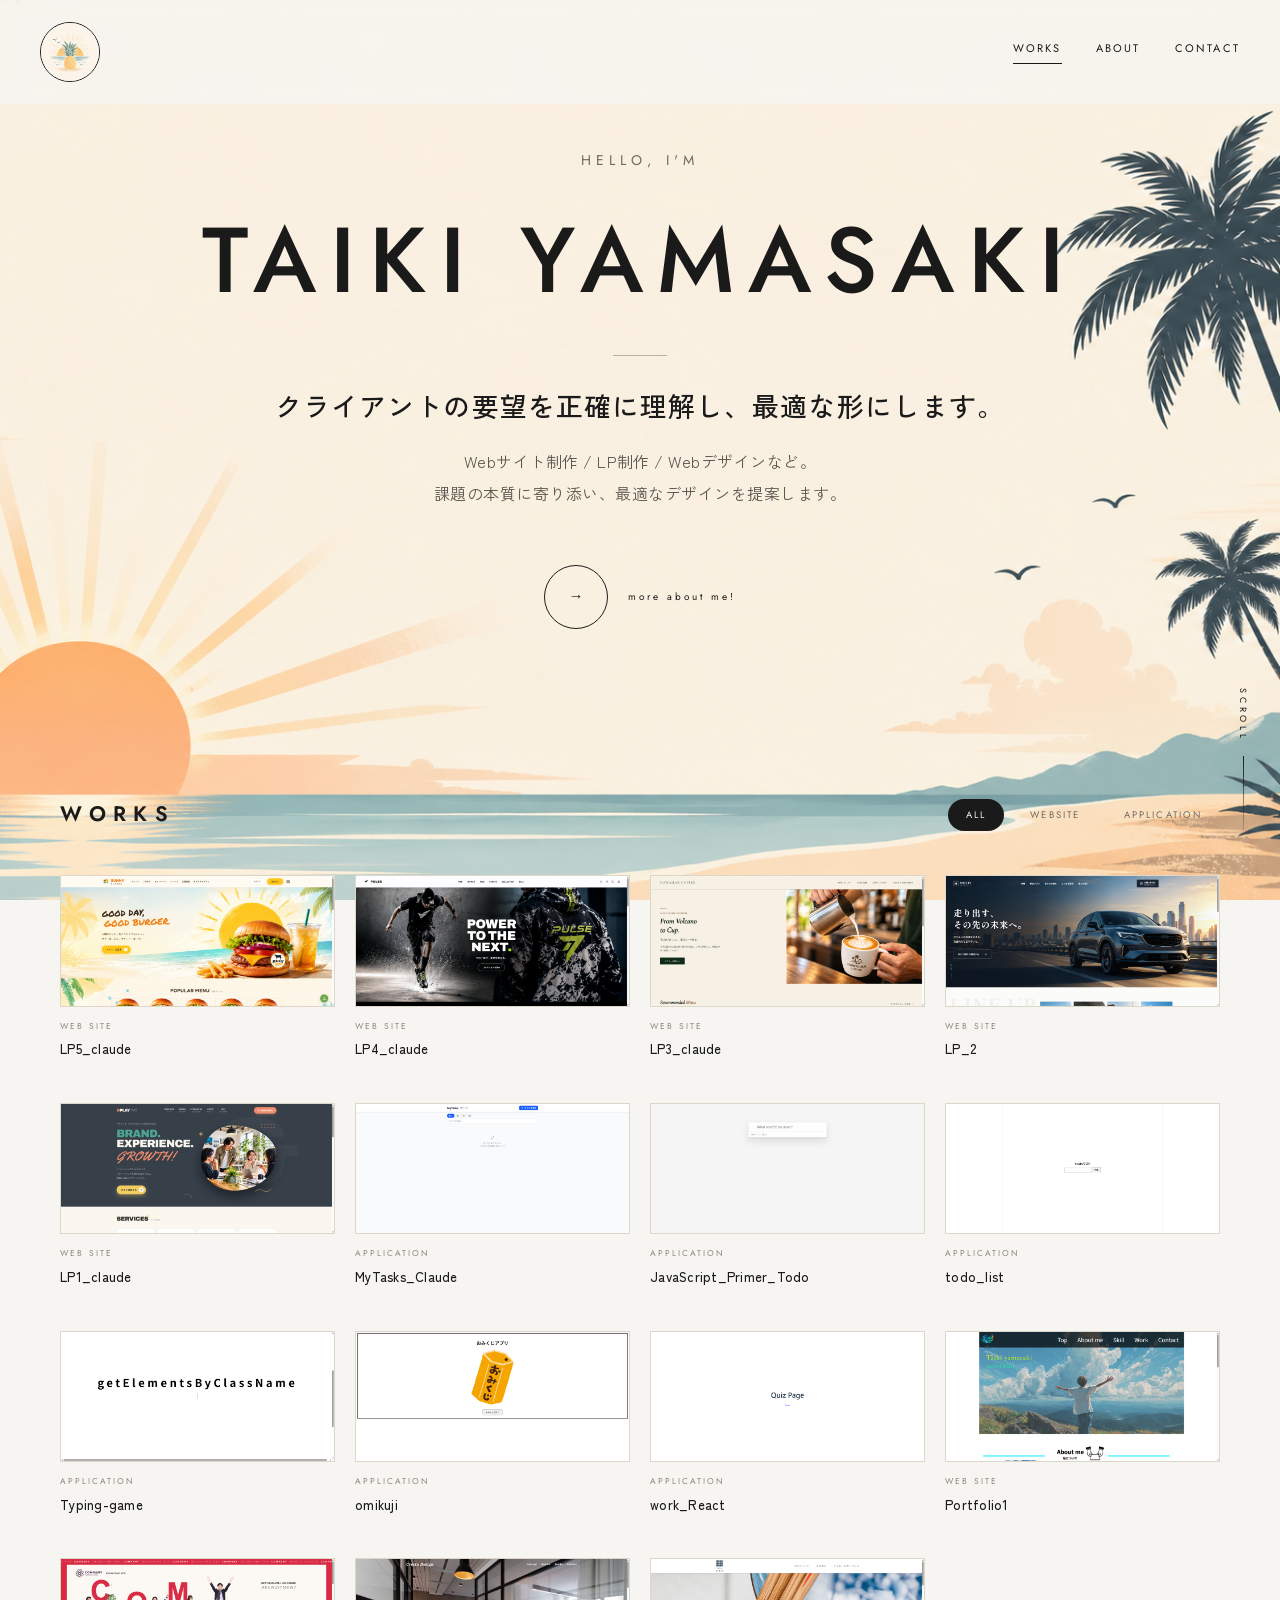
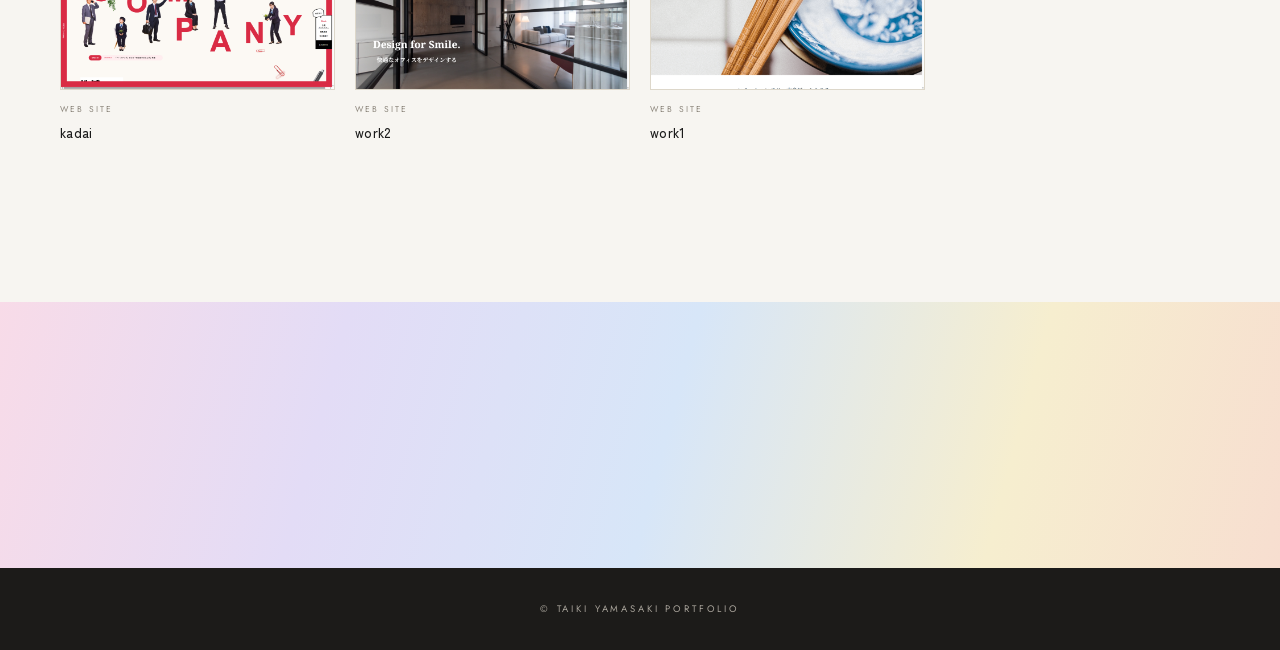
<file: index.html>
<!DOCTYPE html>
<html lang="ja">
<head>
<meta charset="utf-8">
<meta name="viewport" content="width=device-width, initial-scale=1">
<title>TAIKI YAMASAKI | Portfolio</title>
<link rel="icon" type="image/png" href="img/icon.png">
<link rel="preconnect" href="https://fonts.googleapis.com" />
<link rel="preconnect" href="https://fonts.gstatic.com" crossorigin="" />
<link href="https://fonts.googleapis.com/css2?family=Jost:wght@300;400;500;600&family=Zen+Kaku+Gothic+New:wght@400;500;700&display=swap" rel="stylesheet" />
<link rel="stylesheet" href="reset.css?v=20261010f">
<link rel="stylesheet" href="style.css?v=20261010f">
</head>
<body>
<div class="page">

  <header>
    <a href="#top" class="logo"><img src="img/icon.png" alt="TY"></a>
    <nav>
      <a href="#works" class="active">WORKS</a>
      <a href="about.html">ABOUT</a>
      <a href="contact.html">CONTACT</a>
    </nav>
    <button type="button" class="nav-toggle" aria-label="メニューを開く" aria-expanded="false">
      <span></span><span></span><span></span>
    </button>
  </header>
  <div class="nav-backdrop"></div>

  <div class="scroll-rail">
    <span class="label">SCROLL</span>
    <span class="line"></span>
  </div>

  <section id="top">
    <div class="hero-copy">
      <p class="eyebrow">HELLO, I'M</p>
      <h1>TAIKI YAMASAKI</h1>
      <span class="rule"></span>
      <p class="lead">クライアントの要望を正確に理解し、最適な形にします。</p>
      <p class="sub">Webサイト制作 / LP制作 / Webデザインなど。<br />課題の本質に寄り添い、最適なデザインを提案します。</p>
      <a href="about.html" class="view-profile">
        <span class="arrow-circle">→</span>
        <span class="view-profile-label">more about me!</span>
      </a>
    </div>
  </section>

  <section id="works">
    <div class="works-head reveal">
      <h2>WORKS</h2>
      <div class="tabs" id="tabs"></div>
    </div>
    <div class="works-grid" id="works-grid"></div>
  </section>

  <section id="contact">
    <div class="contact-inner">
      <div class="reveal">
        <h2>ポートフォリオをご覧いただき、ありがとうございます。</h2>
        <p>お仕事のご依頼やご相談、その他お問い合わせがございましたらお気軽にご連絡ください。</p>
      </div>
      <a href="mailto:taikiyamasaki.web@gmail.com" class="contact-btn reveal">
        <span>CONTACT ME</span>
        <span class="arrow">→</span>
      </a>
    </div>
  </section>

  <footer>
    <p>© TAIKI YAMASAKI PORTFOLIO</p>
  </footer>
</div>

<script src="nav-toggle.js"></script>
<script src="main.js"></script>
</body>
</html>
</file>
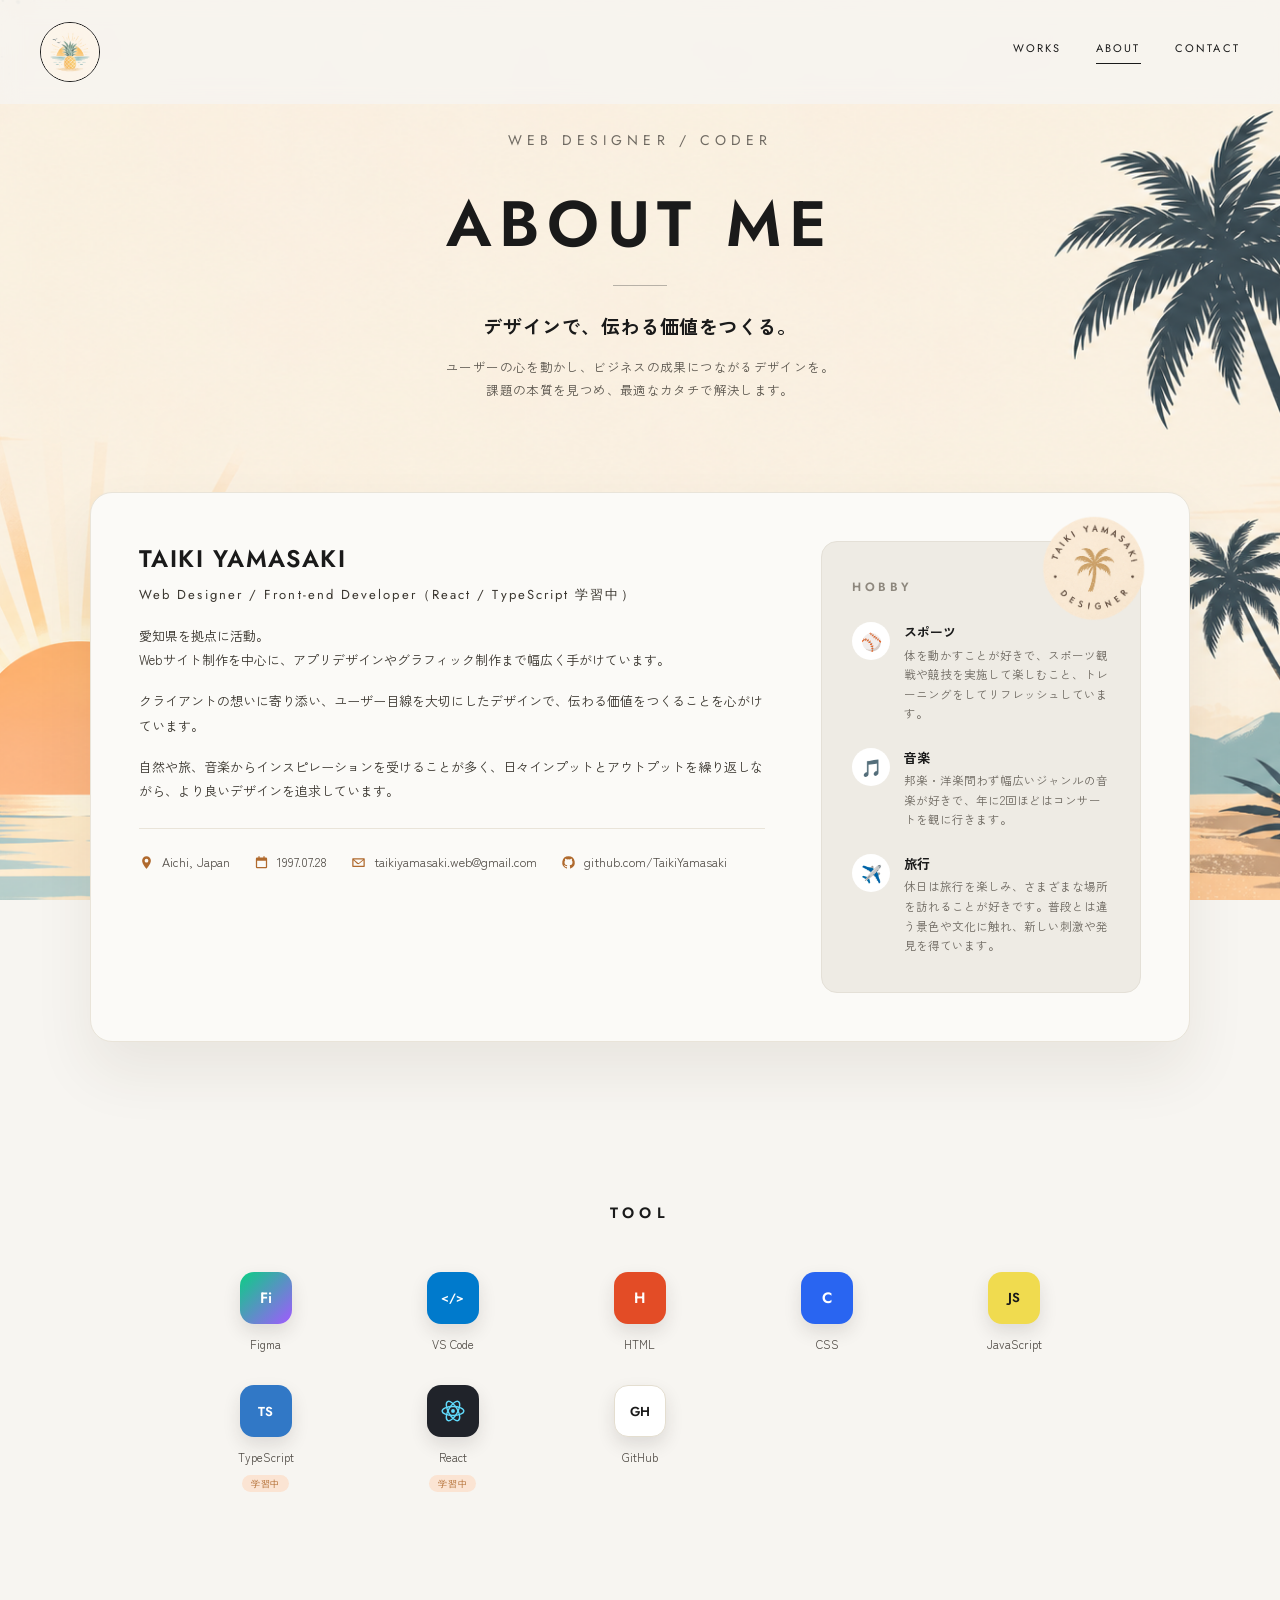
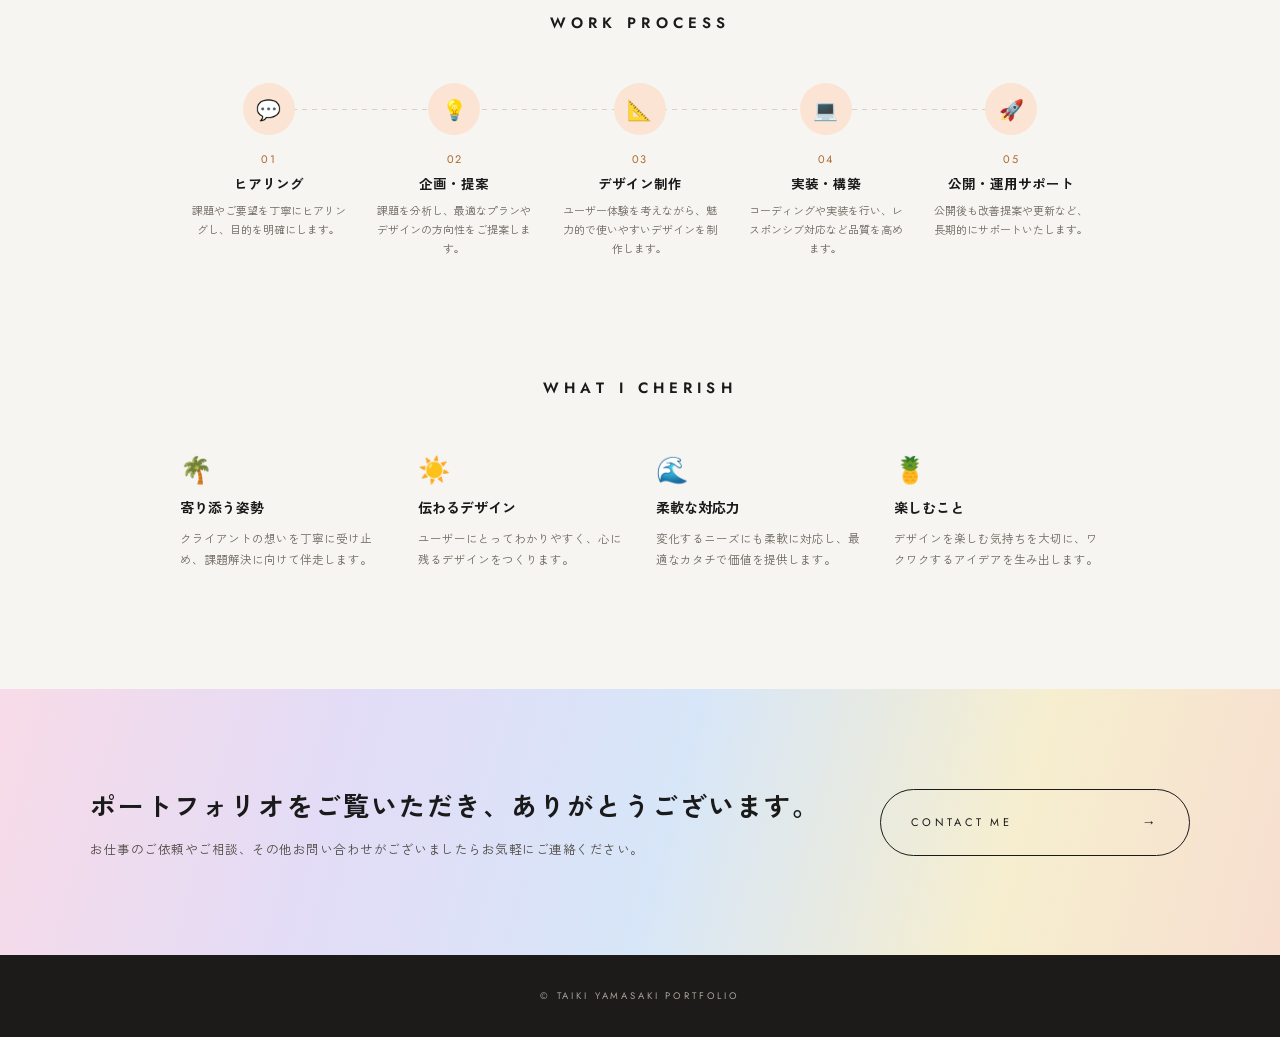
<file: about.html>
<!DOCTYPE html>
<html lang="ja">
<head>
<meta charset="utf-8">
<meta name="viewport" content="width=device-width, initial-scale=1">
<title>ABOUT | TAIKI YAMASAKI</title>
<link rel="icon" type="image/png" href="img/icon.png">
<link rel="preconnect" href="https://fonts.googleapis.com" />
<link rel="preconnect" href="https://fonts.gstatic.com" crossorigin="" />
<link href="https://fonts.googleapis.com/css2?family=Jost:wght@300;400;500;600&family=Zen+Kaku+Gothic+New:wght@400;500;700&display=swap" rel="stylesheet" />
<link rel="stylesheet" href="reset.css?v=20261010f">
<link rel="stylesheet" href="style.css?v=20261010f">
<link rel="stylesheet" href="about.css?v=20261010f">
</head>
<body>
<div class="page">

  <header>
    <a href="index.html#top" class="logo"><img src="img/icon.png" alt="TY"></a>
    <nav>
      <a href="index.html#works">WORKS</a>
      <a href="about.html" class="active">ABOUT</a>
      <a href="contact.html">CONTACT</a>
    </nav>
    <button type="button" class="nav-toggle" aria-label="メニューを開く" aria-expanded="false">
      <span></span><span></span><span></span>
    </button>
  </header>
  <div class="nav-backdrop"></div>

  <section class="about-hero">
    <div class="about-hero-inner">
      <p class="eyebrow">WEB DESIGNER / CODER</p>
      <h1 class="about-title">ABOUT ME</h1>
      <span class="rule"></span>
      <p class="about-hero-lead">デザインで、伝わる価値をつくる。</p>
      <p class="about-hero-sub">
        ユーザーの心を動かし、ビジネスの成果につながるデザインを。<br>
        課題の本質を見つめ、最適なカタチで解決します。
      </p>
    </div>
  </section>

  <section class="about-main">
    <div class="profile-card reveal">
      <div class="profile-body">
        <h2>TAIKI YAMASAKI</h2>
        <p class="profile-role">Web Designer / Front-end Developer（React / TypeScript 学習中）</p>
        <p>愛知県を拠点に活動。<br>Webサイト制作を中心に、アプリデザインやグラフィック制作まで幅広く手がけています。</p>
        <p>クライアントの想いに寄り添い、ユーザー目線を大切にしたデザインで、伝わる価値をつくることを心がけています。</p>
        <p>自然や旅、音楽からインスピレーションを受けることが多く、日々インプットとアウトプットを繰り返しながら、より良いデザインを追求しています。</p>
        <div class="profile-meta">
          <span><svg viewBox="0 0 24 24" width="15" height="15"><path fill="currentColor" d="M12 2a7 7 0 0 1 7 7c0 5.2-7 13-7 13S5 14.2 5 9a7 7 0 0 1 7-7Zm0 4a3 3 0 1 0 0 6 3 3 0 0 0 0-6Z"/></svg>Aichi, Japan</span>
          <span><svg viewBox="0 0 24 24" width="15" height="15"><path fill="currentColor" d="M7 2v2H5a2 2 0 0 0-2 2v13a2 2 0 0 0 2 2h14a2 2 0 0 0 2-2V6a2 2 0 0 0-2-2h-2V2h-2v2H9V2Zm12 7v10H5V9Z"/></svg>1997.07.28</span>
          <span><svg viewBox="0 0 24 24" width="15" height="15"><path fill="currentColor" d="M3 5h18a1 1 0 0 1 1 1v12a1 1 0 0 1-1 1H3a1 1 0 0 1-1-1V6a1 1 0 0 1 1-1Zm1.7 2 6.8 5.6a.8.8 0 0 0 1 0L19.3 7H4.7ZM4 8.4V17h16V8.4l-6.9 5.7a2.8 2.8 0 0 1-3.5 0L4 8.4Z"/></svg>taikiyamasaki.web@gmail.com</span>
          <a href="https://github.com/TaikiYamasaki" target="_blank" rel="noopener"><svg viewBox="0 0 24 24" width="15" height="15"><path fill="currentColor" d="M12 2a10 10 0 0 0-3.16 19.49c.5.09.68-.22.68-.48v-1.7c-2.78.6-3.37-1.34-3.37-1.34-.46-1.16-1.11-1.47-1.11-1.47-.91-.62.07-.6.07-.6 1 .07 1.53 1.03 1.53 1.03.89 1.52 2.34 1.08 2.91.83.09-.65.35-1.08.63-1.33-2.22-.25-4.56-1.11-4.56-4.94 0-1.09.39-1.98 1.03-2.68-.1-.25-.45-1.27.1-2.65 0 0 .84-.27 2.75 1.02a9.5 9.5 0 0 1 5 0c1.91-1.29 2.75-1.02 2.75-1.02.55 1.38.2 2.4.1 2.65.64.7 1.03 1.59 1.03 2.68 0 3.84-2.34 4.68-4.57 4.93.36.31.68.92.68 1.85v2.74c0 .26.18.58.69.48A10 10 0 0 0 12 2Z"/></svg>github.com/TaikiYamasaki</a>
        </div>
      </div>
      <div class="profile-photo">
        <p class="hobby-heading">HOBBY</p>
        <ul class="hobby-list">
          <li>
            <span class="hobby-icon">⚾</span>
            <div>
              <p class="hobby-title">スポーツ</p>
              <p class="hobby-desc">体を動かすことが好きで、スポーツ観戦や競技を実施して楽しむこと、トレーニングをしてリフレッシュしています。</p>
            </div>
          </li>
          <li>
            <span class="hobby-icon">🎵</span>
            <div>
              <p class="hobby-title">音楽</p>
              <p class="hobby-desc">邦楽・洋楽問わず幅広いジャンルの音楽が好きで、年に2回ほどはコンサートを観に行きます。</p>
            </div>
          </li>
          <li>
            <span class="hobby-icon">✈️</span>
            <div>
              <p class="hobby-title">旅行</p>
              <p class="hobby-desc">休日は旅行を楽しみ、さまざまな場所を訪れることが好きです。普段とは違う景色や文化に触れ、新しい刺激や発見を得ています。</p>
            </div>
          </li>
        </ul>
        <div class="profile-badge">
          <img src="img/icon2.png" alt="TAIKI YAMASAKI">
        </div>
      </div>
    </div>
  </section>

  <section class="tool-section reveal">
    <h2>TOOL</h2>
    <div class="tool-grid">
      <div class="tool-item"><span class="tool-badge tool-figma">Fi</span>Figma</div>
      <div class="tool-item"><span class="tool-badge tool-vscode">&lt;/&gt;</span>VS Code</div>
      <div class="tool-item"><span class="tool-badge tool-html">H</span>HTML</div>
      <div class="tool-item"><span class="tool-badge tool-css">C</span>CSS</div>
      <div class="tool-item"><span class="tool-badge tool-js">JS</span>JavaScript</div>
      <div class="tool-item"><span class="tool-badge tool-ts">TS</span>TypeScript<span class="tool-learning">学習中</span></div>
      <div class="tool-item"><span class="tool-badge tool-react"><svg viewBox="0 0 24 24" width="26" height="26"><g fill="none" stroke="currentColor" stroke-width="1.3"><ellipse cx="12" cy="12" rx="10" ry="4.2"/><ellipse cx="12" cy="12" rx="10" ry="4.2" transform="rotate(60 12 12)"/><ellipse cx="12" cy="12" rx="10" ry="4.2" transform="rotate(120 12 12)"/></g><circle cx="12" cy="12" r="1.8" fill="currentColor"/></svg></span>React<span class="tool-learning">学習中</span></div>
      <div class="tool-item"><span class="tool-badge tool-badge-light tool-github">GH</span>GitHub</div>
    </div>
  </section>

  <section class="process-section reveal">
    <h2>WORK PROCESS</h2>
    <div class="process-list">
      <div class="process-item">
        <div class="process-icon">💬</div>
        <p class="process-no">01</p>
        <p class="process-title">ヒアリング</p>
        <p class="process-desc">課題やご要望を丁寧にヒアリングし、目的を明確にします。</p>
      </div>
      <div class="process-item">
        <div class="process-icon">💡</div>
        <p class="process-no">02</p>
        <p class="process-title">企画・提案</p>
        <p class="process-desc">課題を分析し、最適なプランやデザインの方向性をご提案します。</p>
      </div>
      <div class="process-item">
        <div class="process-icon">📐</div>
        <p class="process-no">03</p>
        <p class="process-title">デザイン制作</p>
        <p class="process-desc">ユーザー体験を考えながら、魅力的で使いやすいデザインを制作します。</p>
      </div>
      <div class="process-item">
        <div class="process-icon">💻</div>
        <p class="process-no">04</p>
        <p class="process-title">実装・構築</p>
        <p class="process-desc">コーディングや実装を行い、レスポンシブ対応など品質を高めます。</p>
      </div>
      <div class="process-item">
        <div class="process-icon">🚀</div>
        <p class="process-no">05</p>
        <p class="process-title">公開・運用サポート</p>
        <p class="process-desc">公開後も改善提案や更新など、長期的にサポートいたします。</p>
      </div>
    </div>
  </section>

  <section class="cherish-section reveal">
    <h2>WHAT I CHERISH</h2>
    <div class="cherish-grid">
      <div class="cherish-item">
        <span class="cherish-icon">🌴</span>
        <p class="cherish-title">寄り添う姿勢</p>
        <p class="cherish-desc">クライアントの想いを丁寧に受け止め、課題解決に向けて伴走します。</p>
      </div>
      <div class="cherish-item">
        <span class="cherish-icon">☀️</span>
        <p class="cherish-title">伝わるデザイン</p>
        <p class="cherish-desc">ユーザーにとってわかりやすく、心に残るデザインをつくります。</p>
      </div>
      <div class="cherish-item">
        <span class="cherish-icon">🌊</span>
        <p class="cherish-title">柔軟な対応力</p>
        <p class="cherish-desc">変化するニーズにも柔軟に対応し、最適なカタチで価値を提供します。</p>
      </div>
      <div class="cherish-item">
        <span class="cherish-icon">🍍</span>
        <p class="cherish-title">楽しむこと</p>
        <p class="cherish-desc">デザインを楽しむ気持ちを大切に、ワクワクするアイデアを生み出します。</p>
      </div>
    </div>
  </section>

  <section id="contact">
    <div class="contact-inner">
      <div class="reveal">
        <h2>ポートフォリオをご覧いただき、ありがとうございます。</h2>
        <p>お仕事のご依頼やご相談、その他お問い合わせがございましたらお気軽にご連絡ください。</p>
      </div>
      <a href="contact.html" class="contact-btn reveal">
        <span>CONTACT ME</span>
        <span class="arrow">→</span>
      </a>
    </div>
  </section>

  <footer>
    <p>© TAIKI YAMASAKI PORTFOLIO</p>
  </footer>
</div>

<script src="nav-toggle.js"></script>
<script src="about.js"></script>
</body>
</html>
</file>
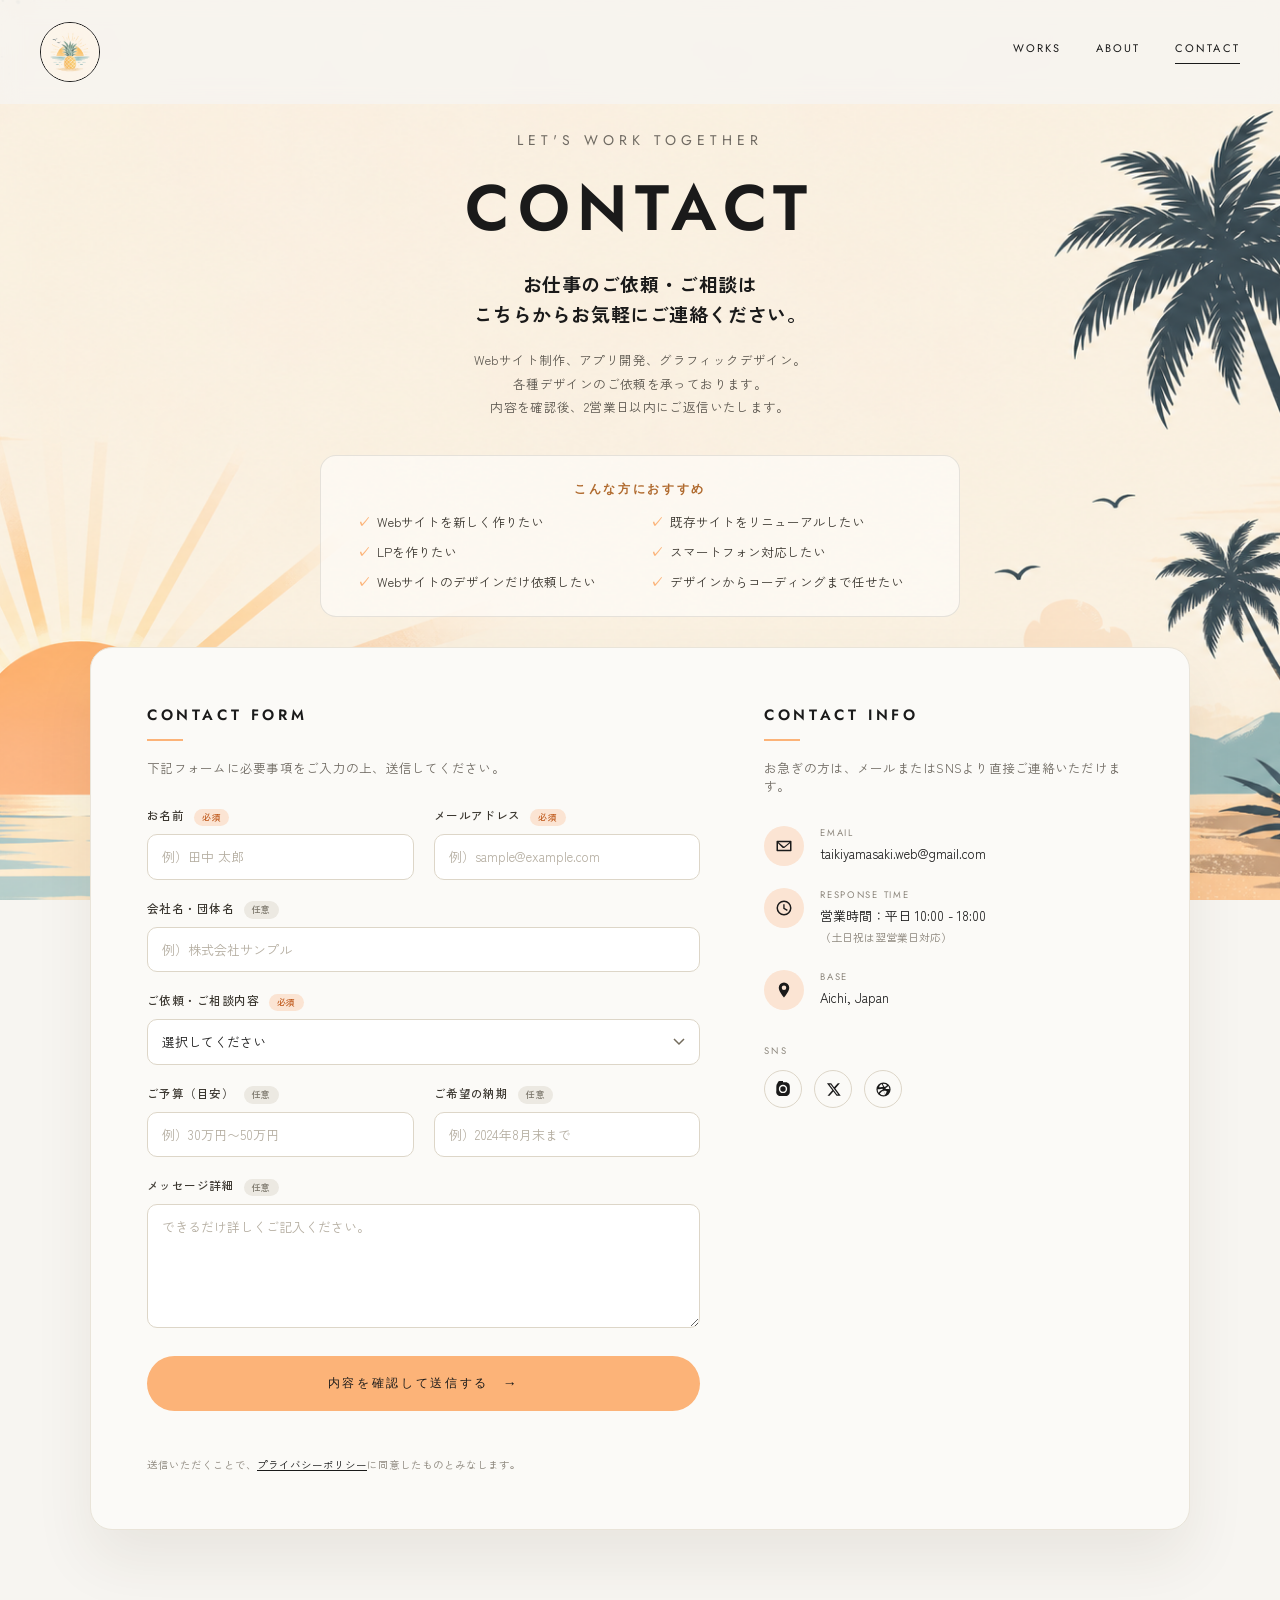
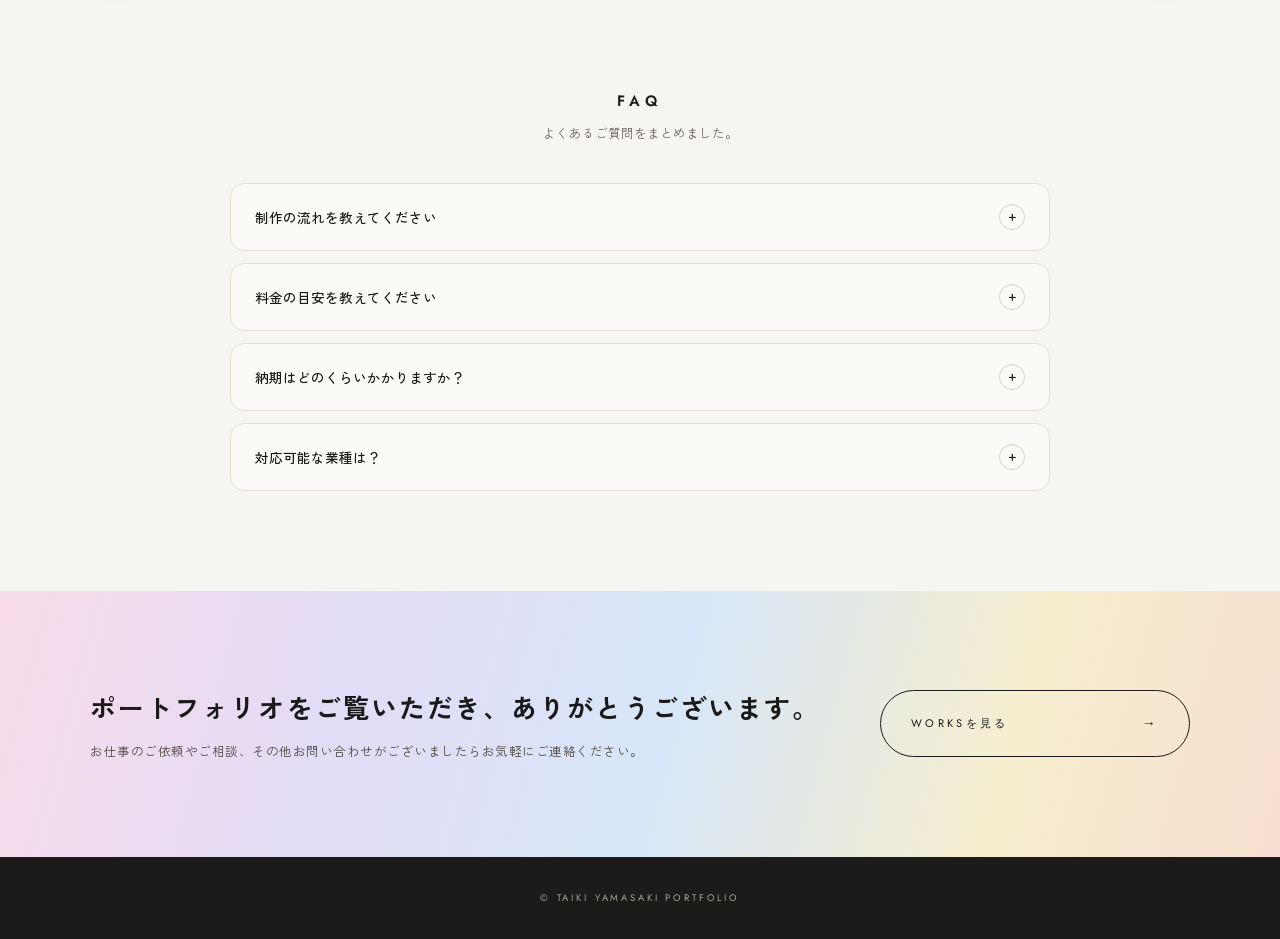
<file: contact.html>
<!DOCTYPE html>
<html lang="ja">
<head>
<meta charset="utf-8">
<meta name="viewport" content="width=device-width, initial-scale=1">
<title>CONTACT | TAIKI YAMASAKI</title>
<link rel="icon" type="image/png" href="img/icon.png">
<link rel="preconnect" href="https://fonts.googleapis.com" />
<link rel="preconnect" href="https://fonts.gstatic.com" crossorigin="" />
<link href="https://fonts.googleapis.com/css2?family=Jost:wght@300;400;500;600&family=Zen+Kaku+Gothic+New:wght@400;500;700&display=swap" rel="stylesheet" />
<link rel="stylesheet" href="reset.css?v=20261010f">
<link rel="stylesheet" href="style.css?v=20261010f">
<link rel="stylesheet" href="contact.css?v=20261010f">
</head>
<body>
<div class="page">

  <header>
    <a href="index.html#top" class="logo"><img src="img/icon.png" alt="TY"></a>
    <nav>
      <a href="index.html#works">WORKS</a>
      <a href="about.html">ABOUT</a>
      <a href="contact.html" class="active">CONTACT</a>
    </nav>
    <button type="button" class="nav-toggle" aria-label="メニューを開く" aria-expanded="false">
      <span></span><span></span><span></span>
    </button>
  </header>
  <div class="nav-backdrop"></div>

  <section class="contact-hero">
    <div class="contact-hero-inner">
      <p class="eyebrow">LET'S WORK TOGETHER</p>
      <h1 class="contact-title">CONTACT</h1>
      <p class="contact-hero-lead">お仕事のご依頼・ご相談は<br>こちらからお気軽にご連絡ください。</p>
      <p class="contact-hero-sub">
        Webサイト制作、アプリ開発、グラフィックデザイン。<br>
        各種デザインのご依頼を承っております。<br>
        内容を確認後、2営業日以内にご返信いたします。
      </p>

      <div class="recommend-box">
        <p class="recommend-title">こんな方におすすめ</p>
        <ul class="recommend-list">
          <li>Webサイトを新しく作りたい</li>
          <li>既存サイトをリニューアルしたい</li>
          <li>LPを作りたい</li>
          <li>スマートフォン対応したい</li>
          <li>Webサイトのデザインだけ依頼したい</li>
          <li>デザインからコーディングまで任せたい</li>
        </ul>
      </div>
    </div>
  </section>

  <section class="contact-main">
    <div class="contact-card reveal">

      <div class="contact-col contact-form-col">
        <h2>CONTACT FORM</h2>
        <span class="mini-rule"></span>
        <p class="col-desc">下記フォームに必要事項をご入力の上、送信してください。</p>

        <form id="contact-form" novalidate>
          <div class="form-row">
            <label>
              <span class="field-label">お名前 <em class="req">必須</em></span>
              <input type="text" name="name" placeholder="例）田中 太郎" required>
            </label>
            <label>
              <span class="field-label">メールアドレス <em class="req">必須</em></span>
              <input type="email" name="email" placeholder="例）sample@example.com" required>
            </label>
          </div>

          <label class="full">
            <span class="field-label">会社名・団体名 <em class="opt">任意</em></span>
            <input type="text" name="company" placeholder="例）株式会社サンプル">
          </label>

          <label class="full">
            <span class="field-label">ご依頼・ご相談内容 <em class="req">必須</em></span>
            <select name="type" required>
              <option value="" disabled selected>選択してください</option>
              <option>Webサイト制作</option>
              <option>アプリ開発</option>
              <option>グラフィックデザイン</option>
              <option>その他</option>
            </select>
          </label>

          <div class="form-row">
            <label>
              <span class="field-label">ご予算（目安） <em class="opt">任意</em></span>
              <input type="text" name="budget" placeholder="例）30万円〜50万円">
            </label>
            <label>
              <span class="field-label">ご希望の納期 <em class="opt">任意</em></span>
              <input type="text" name="deadline" placeholder="例）2024年8月末まで">
            </label>
          </div>

          <label class="full">
            <span class="field-label">メッセージ詳細 <em class="opt">任意</em></span>
            <textarea name="message" rows="5" placeholder="できるだけ詳しくご記入ください。"></textarea>
          </label>

          <button type="submit" class="submit-btn">
            <span>内容を確認して送信する</span>
            <span class="arrow">→</span>
          </button>
          <p class="form-status" id="form-status" role="status"></p>
          <p class="privacy-note">送信いただくことで、<a href="#">プライバシーポリシー</a>に同意したものとみなします。</p>
        </form>
      </div>

      <div class="contact-col contact-info-col">
        <h2>CONTACT INFO</h2>
        <span class="mini-rule"></span>
        <p class="col-desc">お急ぎの方は、メールまたはSNSより直接ご連絡いただけます。</p>

        <ul class="info-list">
          <li>
            <span class="info-icon" aria-hidden="true">
              <svg viewBox="0 0 24 24" width="18" height="18"><path fill="currentColor" d="M3 5h18a1 1 0 0 1 1 1v12a1 1 0 0 1-1 1H3a1 1 0 0 1-1-1V6a1 1 0 0 1 1-1Zm1.7 2 6.8 5.6a.8.8 0 0 0 1 0L19.3 7H4.7ZM4 8.4V17h16V8.4l-6.9 5.7a2.8 2.8 0 0 1-3.5 0L4 8.4Z"/></svg>
            </span>
            <div>
              <p class="info-label">EMAIL</p>
              <p class="info-value"><a href="mailto:taikiyamasaki.web@gmail.com">taikiyamasaki.web@gmail.com</a></p>
            </div>
          </li>
          <li>
            <span class="info-icon" aria-hidden="true">
              <svg viewBox="0 0 24 24" width="18" height="18"><path fill="currentColor" d="M12 2a10 10 0 1 0 0 20 10 10 0 0 0 0-20Zm0 2a8 8 0 1 1 0 16 8 8 0 0 1 0-16Zm-1 3v6l5 3 1-1.6-4.2-2.5V7Z"/></svg>
            </span>
            <div>
              <p class="info-label">RESPONSE TIME</p>
              <p class="info-value">営業時間：平日 10:00 - 18:00<br><small>（土日祝は翌営業日対応）</small></p>
            </div>
          </li>
          <li>
            <span class="info-icon" aria-hidden="true">
              <svg viewBox="0 0 24 24" width="18" height="18"><path fill="currentColor" d="M12 2a7 7 0 0 1 7 7c0 5.2-7 13-7 13S5 14.2 5 9a7 7 0 0 1 7-7Zm0 4a3 3 0 1 0 0 6 3 3 0 0 0 0-6Z"/></svg>
            </span>
            <div>
              <p class="info-label">BASE</p>
              <p class="info-value">Aichi, Japan</p>
            </div>
          </li>
        </ul>

        <p class="sns-label">SNS</p>
        <div class="sns-row">
          <a href="#" class="sns-btn" aria-label="Instagram">
            <svg viewBox="0 0 24 24" width="16" height="16"><path fill="currentColor" d="M12 2c2.7 0 3.1 0 4.1.06 1.1.05 1.9.24 2.5.5a5.1 5.1 0 0 1 1.9 1.2 5.1 5.1 0 0 1 1.2 1.9c.26.6.45 1.4.5 2.5.05 1 .06 1.4.06 4.1s0 3.1-.06 4.1c-.05 1.1-.24 1.9-.5 2.5a5.1 5.1 0 0 1-1.2 1.9 5.1 5.1 0 0 1-1.9 1.2c-.6.26-1.4.45-2.5.5-1 .05-1.4.06-4.1.06s-3.1 0-4.1-.06c-1.1-.05-1.9-.24-2.5-.5a5.1 5.1 0 0 1-1.9-1.2 5.1 5.1 0 0 1-1.2-1.9c-.26-.6-.45-1.4-.5-2.5C2 15.1 2 14.7 2 12s0-3.1.06-4.1c.05-1.1.24-1.9.5-2.5a5.1 5.1 0 0 1 1.2-1.9A5.1 5.1 0 0 1 5.66.56c.6-.26 1.4-.45 2.5-.5C8.9.06 9.3.05 12 .06Zm0 3.7a6.24 6.24 0 1 0 0 12.48 6.24 6.24 0 0 0 0-12.48Zm0 2.16a4.08 4.08 0 1 1 0 8.16 4.08 4.08 0 0 1 0-8.16Zm6.5-2.4a1.44 1.44 0 1 1-2.88 0 1.44 1.44 0 0 1 2.88 0Z"/></svg>
          </a>
          <a href="#" class="sns-btn" aria-label="X">
            <svg viewBox="0 0 24 24" width="15" height="15"><path fill="currentColor" d="M18.9 2h3.3l-7.2 8.3L23.5 22h-6.6l-5.2-6.8L5.7 22H2.4l7.7-8.8L1.5 2h6.8l4.7 6.2Zm-1.2 18h1.8L7.4 4H5.5Z"/></svg>
          </a>
          <a href="#" class="sns-btn" aria-label="Dribbble">
            <svg viewBox="0 0 24 24" width="17" height="17"><path fill="currentColor" d="M12 2a10 10 0 1 0 0 20 10 10 0 0 0 0-20Zm6.6 4.6a8.2 8.2 0 0 1 1.7 4.9c-.3-.06-2.6-.53-4.9-.23-.2-.47-.4-.94-.6-1.4 2.6-1.06 3.8-2.6 3.8-3.27ZM12 3.8c1.8 0 3.5.63 4.8 1.7-.02.6-1 2-3.4 2.9-1.06-1.9-2.2-3.5-2.4-3.75.34-.55.7-.75 1-.85ZM9.2 4.4c.2.24 1.4 1.9 2.4 3.7-3 .8-5.7.78-6 .78A8.24 8.24 0 0 1 9.2 4.4ZM3.8 12v-.24c.3 0 3.4.05 6.7-.9.2.4.4.8.5 1.2l-.4.12c-3.5 1.1-5.3 4.2-5.5 4.5A8.14 8.14 0 0 1 3.8 12Zm3.1 5.9c.14-.27 1.7-3.1 4.9-4.2l.2-.06a37 37 0 0 1 1.8 6.4A8.16 8.16 0 0 1 12 20.2a8.2 8.2 0 0 1-5.1-2.3Zm7 1.9a37 37 0 0 0-1.6-5.9c2.1-.33 4 .22 4.2.3a8.24 8.24 0 0 1-2.6 5.6Z"/></svg>
          </a>
        </div>
      </div>

    </div>
  </section>

  <section class="faq reveal">
    <h2>FAQ</h2>
    <p class="faq-sub">よくあるご質問をまとめました。</p>
    <div class="faq-list">
      <div class="faq-item">
        <button type="button" class="faq-question">
          制作の流れを教えてください
          <span class="faq-toggle">+</span>
        </button>
        <div class="faq-answer">
          <p>お問い合わせ後、まずヒアリングを行い、内容に応じてお見積りをご提示します。ご了承いただき次第、デザイン制作 → 修正 → 納品という流れで進めてまいります。</p>
        </div>
      </div>
      <div class="faq-item">
        <button type="button" class="faq-question">
          料金の目安を教えてください
          <span class="faq-toggle">+</span>
        </button>
        <div class="faq-answer">
          <p>内容や規模によって異なりますが、LPサイトで5万円〜、コーポレートサイトで15万円〜が目安です。まずはお気軽にご相談ください。</p>
          <div class="price-plans">
            <div class="price-plan">
              <p class="price-plan-title">LP制作</p>
              <ul>
                <li>デザイン</li>
                <li>HTML / CSS / JavaScript</li>
                <li>レスポンシブ対応</li>
                <li>基本的なアニメーション</li>
              </ul>
            </div>
            <div class="price-plan">
              <p class="price-plan-title">コーポレートサイト</p>
              <ul>
                <li>TOP</li>
                <li>ABOUT</li>
                <li>SERVICE</li>
                <li>CONTACT</li>
                <li>レスポンシブ対応</li>
              </ul>
            </div>
          </div>
        </div>
      </div>
      <div class="faq-item">
        <button type="button" class="faq-question">
          納期はどのくらいかかりますか？
          <span class="faq-toggle">+</span>
        </button>
        <div class="faq-answer">
          <p>案件の規模にもよりますが、目安として2週間〜1ヶ月程度です。お急ぎの場合はご相談ください。</p>
        </div>
      </div>
      <div class="faq-item">
        <button type="button" class="faq-question">
          対応可能な業種は？
          <span class="faq-toggle">+</span>
        </button>
        <div class="faq-answer">
          <p>業種は問いません。</p>
        </div>
      </div>
    </div>
  </section>

  <section id="contact">
    <div class="contact-inner">
      <div class="reveal">
        <h2>ポートフォリオをご覧いただき、ありがとうございます。</h2>
        <p>お仕事のご依頼やご相談、その他お問い合わせがございましたらお気軽にご連絡ください。</p>
      </div>
      <a href="index.html#works" class="contact-btn reveal">
        <span>WORKSを見る</span>
        <span class="arrow">→</span>
      </a>
    </div>
  </section>

  <footer>
    <p>© TAIKI YAMASAKI PORTFOLIO</p>
  </footer>
</div>

<script src="nav-toggle.js"></script>
<script src="contact.js"></script>
</body>
</html>
</file>
<file: style.css>
:root { color-scheme: light; }
* { box-sizing: border-box; }
html { overflow-x: hidden; }
body {
  margin: 0;
  overflow-x: hidden;
  background: #f7f5f1 url("img/背景.png") center / cover no-repeat fixed;
  color: #1a1a1a;
  font-family: "Zen Kaku Gothic New", "Jost", sans-serif;
  -webkit-font-smoothing: antialiased;
}
@media (max-width: 980px) {
  body { background: #FCEFD9; }
}
a { color: #1a1a1a; text-decoration: none; }
a:hover { color: #6b6b6b; }

@keyframes fadeUp {
  from { opacity: 0; transform: translateY(18px); }
  to { opacity: 1; transform: none; }
}

.page { min-height: 100vh; background: transparent; overflow-x: hidden; }

/* Scroll reveal */
.reveal {
  opacity: 0; transform: translateY(32px);
  transition: opacity 0.7s ease, transform 0.7s ease;
}
.reveal.is-visible { opacity: 1; transform: none; }
@media (prefers-reduced-motion: reduce) {
  .reveal { opacity: 1; transform: none; transition: none; }
}

/* Header */
header {
  position: fixed; top: 0; left: 0; right: 0; z-index: 50;
  display: flex; align-items: center; justify-content: space-between;
  padding: 22px 40px;
}
header::before {
  content: ""; position: absolute; inset: 0; z-index: -1;
  background: rgba(247,245,241,0.82);
  backdrop-filter: blur(10px);
  -webkit-backdrop-filter: blur(10px);
}
.logo {
  display: flex; align-items: center; justify-content: center;
  width: 60px; height: 60px;
  border: 1px solid #1a1a1a; border-radius: 50%;
  font-family: Jost, sans-serif; font-size: 15px; font-weight: 400; letter-spacing: 0.02em;
  overflow: hidden;
}
.logo img { width: 100%; height: 100%; object-fit: cover; }
nav { display: flex; gap: 34px; font-family: Jost, sans-serif; font-size: 11px; font-weight: 400; letter-spacing: 0.2em; }
nav a { padding-bottom: 6px; border-bottom: 1px solid transparent; transition: border-color 0.25s, color 0.25s; }
nav a.active { border-bottom-color: #1a1a1a; }
nav a:hover { color: #FCB378; border-bottom-color: #FCB378; }

.nav-toggle {
  display: none;
  flex-direction: column; align-items: flex-end; justify-content: center; gap: 6px;
  width: 34px; height: 34px; padding: 0; border: none; background: none; cursor: pointer;
  z-index: 61;
}
.nav-toggle span { display: block; width: 100%; height: 2px; background: #1a1a1a; transition: transform 0.3s ease, opacity 0.3s ease, width 0.3s ease; }
.nav-backdrop {
  display: none;
  position: fixed; inset: 0; z-index: 45;
  background: rgba(26,26,26,0.35);
  opacity: 0; pointer-events: none;
  transition: opacity 0.3s ease;
}

/* Scroll rail */
.scroll-rail {
  position: fixed; right: 30px; bottom: 70px; z-index: 40;
  display: flex; flex-direction: column; align-items: center; gap: 14px;
  pointer-events: none;
}
.scroll-rail span.label {
  writing-mode: vertical-rl;
  font-family: Jost, sans-serif; font-size: 9px; letter-spacing: 0.42em; color: #1a1a1a;
}
.scroll-rail span.line {
  width: 1px; height: 74px;
  background: linear-gradient(#1a1a1a, rgba(26,26,26,0.15));
}

/* Hero */
#top {
  position: relative; padding: 150px 40px 60px; max-width: 1240px; margin: 0 auto;
  min-height: 640px; display: flex; align-items: center; justify-content: center;
}
.hero-copy {
  position: relative; z-index: 2; text-align: center; max-width: 960px; margin: 0 auto;
  display: flex; flex-direction: column; align-items: center;
  animation: fadeUp 0.9s ease both;
  min-width: 0; width: 100%;
}
.eyebrow { margin: 0 0 34px; font-family: Jost, sans-serif; font-size: 14px; font-weight: 400; letter-spacing: 0.36em; color: #6f6a62; }
h1 { margin: 0; font-family: Jost, sans-serif; font-size: 92px; line-height: 1.22; font-weight: 500; letter-spacing: 0.15em; white-space: nowrap; }
.rule { display: block; width: 54px; height: 1px; background: #b7b1a7; margin: 38px auto 30px; }
.lead { margin: 0 0 18px; font-size: 27px; font-weight: 500; letter-spacing: 0.04em; white-space: nowrap; word-break: keep-all; overflow-wrap: anywhere; }
.sub { margin: 0; font-size: 16px; line-height: 2; color: #5c574f; letter-spacing: 0.03em; max-width: 600px; word-break: keep-all; overflow-wrap: anywhere; }
.view-profile { display: inline-flex; align-items: center; gap: 20px; margin-top: 56px; }
.arrow-circle {
  display: flex; align-items: center; justify-content: center;
  width: 64px; height: 64px; border: 1px solid #1a1a1a; border-radius: 50%;
  font-family: Jost, sans-serif; font-size: 15px;
  transition: background 0.35s, color 0.35s;
}
.view-profile:hover .arrow-circle { background: #1a1a1a; color: #f7f5f1; }
.view-profile-label { font-family: Jost, sans-serif; font-size: 10px; letter-spacing: 0.3em; }

.slot { background: #eae6dd; border: 1px solid #ddd7ca; display: flex; align-items: center; justify-content: center; text-align: center; color: #9a9382; overflow: hidden; }
.slot-label { font-family: Jost, sans-serif; font-size: 10px; letter-spacing: 0.08em; padding: 0 10px; line-height: 1.6; }
.slot.has-image { padding: 0; }
.slot.has-image img { width: 100%; height: auto; display: block; }
.work-thumb.has-image { aspect-ratio: auto; }
.work-thumb.has-image .work-band { display: none; }
.work-thumb.has-image .slot { position: static; width: 100%; height: auto; }

.work-overlay {
  position: absolute; inset: 0; z-index: 2;
  background: rgba(26,20,14,0.84);
  opacity: 0; transition: opacity 0.3s ease;
  display: flex; align-items: center; justify-content: center;
  padding: 14px;
  overflow-y: auto;
}
.work-card:hover .work-overlay, .work-card:focus-visible .work-overlay { opacity: 1; }
.work-overlay dl { margin: 0; width: 100%; display: flex; flex-direction: column; gap: 6px; }
.work-overlay dl > div { display: flex; align-items: baseline; gap: 7px; flex-wrap: wrap; }
.work-overlay dt {
  flex: none;
  font-family: Jost, sans-serif; font-size: 9px; letter-spacing: 0.12em; color: #FCB378;
  margin: 0;
}
.work-overlay dd { margin: 0; font-size: 13px; line-height: 1.35; color: #f7f5f1; }

/* Works */
#works { padding: 110px 40px 40px; max-width: 1240px; margin: 0 auto; }
.works-head { display: flex; align-items: center; justify-content: space-between; flex-wrap: wrap; gap: 24px; margin-bottom: 44px; }
.works-head h2 { margin: 0; font-family: Jost, sans-serif; font-size: 21px; font-weight: 600; letter-spacing: 0.34em; }
.tabs { display: flex; align-items: center; gap: 8px; flex-wrap: wrap; }
.tab {
  border: none; cursor: pointer; padding: 9px 18px; border-radius: 999px;
  font-family: Jost, sans-serif; font-size: 9.5px; letter-spacing: 0.22em;
  transition: background 0.3s, color 0.3s;
  background: transparent; color: #6f6a62;
}
.tab.is-active { background: #1a1a1a; color: #f7f5f1; }

.works-grid { display: grid; grid-template-columns: repeat(4, minmax(0, 1fr)); column-gap: 20px; row-gap: 44px; }
.work-card { display: block; }
.work-thumb { position: relative; aspect-ratio: 1.42; background: #eeebe4; overflow: hidden; }
.work-band { position: absolute; left: 0; right: 0; bottom: 0; height: 26%; }
.work-thumb .slot { position: absolute; left: 7%; top: 9%; width: 86%; height: 74%; }
.work-cat { margin: 13px 0 7px; font-family: Jost, sans-serif; font-size: 8.5px; letter-spacing: 0.24em; color: #8d877d; text-transform: uppercase; }
.work-title { margin: 0; font-size: 13px; font-weight: 500; letter-spacing: 0.02em; }

@media (max-width: 980px) {
  #top { min-height: auto; }
  h1 { font-size: 44px; white-space: normal; }
  .lead { font-size: 20px; white-space: normal; }
  .works-grid { grid-template-columns: repeat(2, minmax(0, 1fr)); }

  .nav-toggle { display: flex; }
  nav {
    position: fixed; top: 0; right: 0; bottom: 0; z-index: 60;
    width: min(78vw, 300px);
    flex-direction: column; align-items: flex-start; justify-content: center;
    gap: 30px; padding: 40px;
    background: #f7f5f1;
    box-shadow: -12px 0 30px rgba(26,26,26,0.12);
    clip-path: inset(0 0 0 100%);
    transition: clip-path 0.35s ease;
  }
  nav a { font-size: 13px; }
  header.nav-open nav { clip-path: inset(0 0 0 0); }
  header.nav-open .nav-toggle span:nth-child(1) { transform: translateY(8px) rotate(45deg); }
  header.nav-open .nav-toggle span:nth-child(2) { opacity: 0; width: 0; }
  header.nav-open .nav-toggle span:nth-child(3) { transform: translateY(-8px) rotate(-45deg); }
  header.nav-open ~ .nav-backdrop { display: block; opacity: 1; pointer-events: auto; }
}
@media (max-width: 560px) {
  .works-grid { grid-template-columns: minmax(0, 1fr); }
  #top { padding-left: 24px; padding-right: 24px; }
  .lead { font-size: 17px; }
  .sub { font-size: 13.5px; }
}

/* Contact */
#contact {
  margin-top: 120px; padding: 96px 40px;
  background: linear-gradient(105deg, #f8dbe8 0%, #e3dcf6 26%, #d7e6f8 52%, #f6eecf 78%, #f7ded0 100%);
}
.contact-inner {
  max-width: 1100px; margin: 0 auto;
  display: flex; align-items: center; justify-content: space-between; flex-wrap: wrap; gap: 40px;
}
.contact-inner h2 { margin: 0 0 16px; font-size: 26px; font-weight: 700; letter-spacing: 0.08em; }
.contact-inner p { margin: 0; font-size: 12.5px; color: #4f4a44; letter-spacing: 0.04em; }
.contact-btn {
  display: inline-flex; align-items: center; justify-content: space-between; gap: 40px;
  min-width: 310px; padding: 22px 30px;
  border: 1px solid #1a1a1a; border-radius: 999px;
  font-family: Jost, sans-serif; font-size: 11px; letter-spacing: 0.3em;
  transition: background 0.35s, color 0.35s;
}
.contact-btn:hover { background: #1a1a1a; color: #f7f5f1; }
.contact-btn .arrow { font-size: 14px; }

footer { background: #1c1b19; padding: 34px 40px; text-align: center; }
footer p { margin: 0; font-family: Jost, sans-serif; font-size: 9.5px; letter-spacing: 0.3em; color: #a9a49b; }
</file>
<file: about.css>
nav a.active { border-bottom-color: #1a1a1a; }

/* Hero */
.about-hero {
  position: relative;
  padding: 130px 40px 90px;
  display: flex; align-items: center; justify-content: center;
}
.about-hero-inner {
  position: relative; z-index: 1;
  text-align: center; max-width: 720px; margin: 0 auto;
  min-width: 0; width: 100%;
}
.about-title {
  margin: 0 0 22px;
  font-family: Jost, sans-serif; font-size: 64px; font-weight: 600;
  letter-spacing: 0.12em; color: #1a1a1a;
}
.about-hero .rule { margin: 0 auto 26px; }
.about-hero-lead {
  margin: 0 0 14px; font-size: 19px; font-weight: 600; letter-spacing: 0.03em;
}
.about-hero-sub {
  margin: 0; font-size: 12.5px; line-height: 1.9; color: #5c574f; letter-spacing: 0.03em;
  overflow-wrap: anywhere;
}

/* Profile card */
.about-main { max-width: 1180px; margin: 0 auto; padding: 0 40px 40px; position: relative; z-index: 2; }
.profile-card {
  background: #fbfaf7;
  border: 1px solid #e9e4d9;
  border-radius: 22px;
  box-shadow: 0 30px 60px rgba(60, 48, 30, 0.08);
  padding: 48px;
  display: grid;
  grid-template-columns: minmax(0, 1fr) 320px;
  gap: 56px;
  align-items: start;
}

.profile-photo {
  position: relative;
  aspect-ratio: 0.85;
  border-radius: 16px;
  background: #eeebe4;
  border: 1px solid #e4e0d7;
  display: flex; flex-direction: column; justify-content: center;
  overflow: visible;
  padding: 36px 30px;
}
.hobby-heading {
  margin: 0 0 26px;
  font-family: Jost, sans-serif; font-size: 12px; font-weight: 600; letter-spacing: 0.3em; color: #8d877d;
}
.hobby-list { list-style: none; margin: 0; padding: 0; display: flex; flex-direction: column; gap: 24px; }
.hobby-list li { display: flex; align-items: flex-start; gap: 14px; }
.hobby-list li > div { min-width: 0; }
.hobby-icon {
  flex: none; display: flex; align-items: center; justify-content: center;
  width: 38px; height: 38px; border-radius: 50%; background: #fff; font-size: 17px;
}
.hobby-title { margin: 0 0 4px; font-size: 13px; font-weight: 600; color: #1a1a1a; }
.hobby-desc { margin: 0; font-size: 11.5px; line-height: 1.7; color: #6f6a62; overflow-wrap: break-word; }
.profile-badge {
  position: absolute; right: -24px; top: -44px;
  width: 140px; height: 140px; border-radius: 50%;
  overflow: hidden;
}
.profile-badge img { width: 100%; height: 100%; object-fit: cover; display: block; }

.profile-body h2 {
  margin: 0 0 6px;
  font-family: Jost, sans-serif; font-size: 24px; font-weight: 600; letter-spacing: 0.06em;
}
.profile-role {
  margin: 0 0 24px;
  font-family: Jost, sans-serif; font-size: 11px; letter-spacing: 0.16em; color: #8d877d;
}
.profile-body { min-width: 0; }
.profile-body p { margin: 0 0 16px; font-size: 13px; line-height: 1.9; color: #3a362f; overflow-wrap: anywhere; }
.profile-meta {
  margin-top: 24px; padding-top: 24px; border-top: 1px solid #e9e4d9;
  display: flex; flex-wrap: wrap; gap: 24px;
}
.profile-meta span, .profile-meta a { display: inline-flex; align-items: center; gap: 8px; font-size: 12.5px; color: #4f4a44; }
.profile-meta svg { color: #b06a2e; flex: none; }
.profile-meta a { transition: color 0.2s; }
.profile-meta a:hover { color: #FCB378; }

/* Tool section */
.tool-section, .process-section, .cherish-section { max-width: 1000px; margin: 120px auto 0; padding: 0 40px; text-align: center; }
.tool-section h2, .process-section h2, .cherish-section h2 {
  margin: 0 0 48px; font-family: Jost, sans-serif; font-size: 15px; font-weight: 600; letter-spacing: 0.34em;
}
.tool-grid { display: grid; grid-template-columns: repeat(5, minmax(0, 1fr)); gap: 32px 16px; }
.tool-item { display: flex; flex-direction: column; align-items: center; gap: 12px; font-size: 11.5px; color: #4f4a44; }
.tool-learning {
  margin-top: -4px; padding: 2px 9px; border-radius: 999px;
  background: #fbe4d3; color: #b06a2e;
  font-family: Jost, sans-serif; font-size: 9px; letter-spacing: 0.06em;
}
.tool-badge {
  width: 52px; height: 52px; border-radius: 14px;
  display: flex; align-items: center; justify-content: center;
  color: #fff; font-family: Jost, sans-serif; font-size: 15px; font-weight: 600;
  box-shadow: 0 8px 18px rgba(40,35,30,0.12);
}
.tool-badge-light { background: #fff; color: #1a1a1a; border: 1px solid #e4ded0; }
.tool-figma { background: linear-gradient(135deg, #0acf83, #a259ff); }
.tool-vscode { background: #007acc; font-size: 12px; }
.tool-html { background: #e34c26; }
.tool-css { background: #2965f1; }
.tool-js { background: #f0db4f; color: #1a1a1a; font-size: 13px; }
.tool-ts { background: #3178c6; font-size: 13px; }
.tool-react { background: #20232a; color: #61dafb; font-size: 22px; }
.tool-github { color: #1a1a1a; font-size: 13px; }

/* Work process */
.process-list { display: grid; grid-template-columns: repeat(5, minmax(0, 1fr)); gap: 8px; position: relative; }
.process-list::before {
  content: ""; position: absolute; top: 26px; left: 10%; right: 10%; height: 1px;
  background-image: linear-gradient(to right, #d8d1c2 50%, transparent 0%);
  background-size: 10px 1px; background-repeat: repeat-x;
}
.process-item { position: relative; padding: 0 8px; min-width: 0; }
.process-icon {
  position: relative; z-index: 1;
  width: 52px; height: 52px; margin: 0 auto 16px; border-radius: 50%;
  background: #fbe4d3; display: flex; align-items: center; justify-content: center; font-size: 20px;
}
.process-no { margin: 0 0 6px; font-family: Jost, sans-serif; font-size: 11px; letter-spacing: 0.12em; color: #b06a2e; }
.process-title { margin: 0 0 8px; font-size: 13.5px; font-weight: 600; }
.process-desc { margin: 0; font-size: 11px; line-height: 1.7; color: #6f6a62; overflow-wrap: anywhere; }

/* What I cherish */
.cherish-grid { display: grid; grid-template-columns: repeat(4, minmax(0, 1fr)); gap: 32px; text-align: left; }
.cherish-item { display: flex; flex-direction: column; gap: 10px; }
.cherish-icon { font-size: 26px; }
.cherish-title { margin: 0; font-size: 14px; font-weight: 600; }
.cherish-desc { margin: 0; font-size: 11.5px; line-height: 1.8; color: #6f6a62; overflow-wrap: anywhere; }

#contact { margin-top: 120px; }

@media (max-width: 900px) {
  .about-hero { padding: 150px 24px 60px; }
  .about-title { font-size: 44px; }
  .profile-card { display: flex; flex-direction: column; padding: 32px 24px; gap: 36px; min-width: 0; }
  .profile-photo { max-width: 260px; aspect-ratio: auto; margin: 0 auto; min-width: 0; }
  .profile-badge {
    position: static; order: -1;
    width: 96px; height: 96px; margin: 0 auto 20px;
  }
  .tool-grid { grid-template-columns: repeat(3, minmax(0, 1fr)); }
  .process-list { grid-template-columns: repeat(2, minmax(0, 1fr)); row-gap: 36px; }
  .process-list::before { display: none; }
  .cherish-grid { grid-template-columns: minmax(0, 1fr) minmax(0, 1fr); }
}
@media (max-width: 560px) {
  .about-title { font-size: 32px; }
  .tool-grid { grid-template-columns: repeat(2, minmax(0, 1fr)); }
  .process-list { grid-template-columns: minmax(0, 1fr); }
  .cherish-grid { grid-template-columns: minmax(0, 1fr); }
}
</file>
<file: contact.css>
nav a.active { border-bottom-color: #1a1a1a; }

/* Hero */
.contact-hero {
  position: relative;
  padding: 130px 0 90px;
  display: flex; align-items: center; justify-content: center;
}
.contact-hero-inner {
  position: relative; z-index: 1;
  text-align: center; max-width: 720px; margin: 0 auto; padding: 0 24px;
  min-width: 0; width: 100%;
}
.contact-hero-inner .eyebrow { margin: 0 0 18px; }
.contact-title {
  margin: 0 0 22px;
  font-family: Jost, sans-serif; font-size: 64px; font-weight: 600;
  letter-spacing: 0.12em; color: #1a1a1a;
}
.contact-hero-lead {
  margin: 0 0 18px; font-size: 19px; font-weight: 600; line-height: 1.6; letter-spacing: 0.03em;
}
.contact-hero-sub {
  margin: 0; font-size: 12.5px; line-height: 1.9; color: #5c574f; letter-spacing: 0.03em;
  overflow-wrap: anywhere;
}

.recommend-box {
  margin: 36px auto 0; max-width: 640px;
  background: rgba(255,255,255,0.55);
  border: 1px solid rgba(26,20,14,0.1);
  border-radius: 16px;
  padding: 24px 36px;
  text-align: left;
}
.recommend-title {
  margin: 0 0 14px; text-align: center;
  font-family: Jost, sans-serif; font-size: 12px; font-weight: 600; letter-spacing: 0.22em; color: #b06a2e;
}
.recommend-list {
  margin: 0; padding: 0; list-style: none;
  display: grid; grid-template-columns: minmax(0, 1fr) minmax(0, 1fr); gap: 10px 20px;
}
.recommend-list li {
  position: relative; padding-left: 20px;
  font-size: 12.5px; line-height: 1.6; color: #3a362f;
  white-space: nowrap;
}
.recommend-list li::before {
  content: "✓"; position: absolute; left: 0; top: 0;
  color: #FCB378; font-weight: 600;
}

@media (max-width: 560px) {
  .recommend-list { grid-template-columns: minmax(0, 1fr); }
}

/* Main card */
.contact-main { max-width: 1180px; margin: -60px auto 0; padding: 0 40px 40px; position: relative; z-index: 2; }
.contact-card {
  background: #fbfaf7;
  border: 1px solid #e9e4d9;
  border-radius: 22px;
  box-shadow: 0 30px 60px rgba(60, 48, 30, 0.08);
  padding: 56px;
  display: grid;
  grid-template-columns: minmax(0, 1.5fr) minmax(0, 1fr);
  gap: 64px;
}
.contact-col h2 {
  margin: 0 0 12px;
  font-family: Jost, sans-serif; font-size: 15px; font-weight: 600; letter-spacing: 0.24em;
}
.mini-rule { display: block; width: 36px; height: 2px; background: #FCB378; margin-bottom: 18px; }
.col-desc { margin: 0 0 30px; font-size: 12.5px; color: #6f6a62; letter-spacing: 0.02em; overflow-wrap: anywhere; }

/* Form */
#contact-form { display: flex; flex-direction: column; gap: 20px; min-width: 0; }
.form-row { display: grid; grid-template-columns: minmax(0, 1fr) minmax(0, 1fr); gap: 20px; min-width: 0; }
.form-row label { min-width: 0; }
#contact-form label { display: flex; flex-direction: column; gap: 8px; min-width: 0; }
.field-label { font-size: 11.5px; font-weight: 500; letter-spacing: 0.04em; color: #3a362f; }
.req, .opt {
  display: inline-block; margin-left: 6px; padding: 2px 8px; border-radius: 999px;
  font-style: normal; font-size: 9px; letter-spacing: 0.08em; vertical-align: middle;
}
.req { background: #fbe4d3; color: #c05a1c; }
.opt { background: #ece9e2; color: #7a756a; }

#contact-form input, #contact-form select, #contact-form textarea {
  font: inherit; font-size: 13px; color: #1a1a1a;
  padding: 12px 14px;
  border: 1px solid #ddd6c8; border-radius: 10px;
  background: #fff;
  outline: none;
  transition: border-color 0.2s;
  width: 100%; min-width: 0;
}
#contact-form input::placeholder, #contact-form textarea::placeholder { color: #b4ada0; }
#contact-form input:focus, #contact-form select:focus, #contact-form textarea:focus { border-color: #FCB378; }
#contact-form textarea { resize: vertical; min-height: 96px; }
#contact-form select { appearance: none; background: #fff url('data:image/svg+xml;utf8,<svg xmlns="http://www.w3.org/2000/svg" width="12" height="8"><path d="M1 1l5 5 5-5" stroke="%23736b5c" stroke-width="1.5" fill="none" fill-rule="evenodd"/></svg>') no-repeat right 14px center; }

.submit-btn {
  display: inline-flex; align-items: center; justify-content: center; gap: 14px;
  margin-top: 8px; padding: 17px 24px;
  border: none; border-radius: 999px; cursor: pointer;
  background: #FCB378; color: #1a1a1a;
  font-family: Jost, sans-serif; font-size: 12px; font-weight: 500; letter-spacing: 0.22em;
  transition: background 0.25s, transform 0.15s;
}
.submit-btn:hover { background: #f7a05e; }
.submit-btn:active { transform: scale(0.98); }
.submit-btn .arrow { font-size: 14px; }

.form-status { margin: -6px 0 0; font-size: 12px; color: #1d8a4c; min-height: 1em; }
.privacy-note { margin: 0; font-size: 10.5px; color: #8d877d; }
.privacy-note a { text-decoration: underline; }

/* Contact info */
.info-list { list-style: none; margin: 0 0 34px; padding: 0; display: flex; flex-direction: column; gap: 22px; }
.info-list li { display: flex; align-items: flex-start; gap: 16px; }
.info-icon {
  flex: none; display: flex; align-items: center; justify-content: center;
  width: 40px; height: 40px; border-radius: 50%;
  background: #fbe4d3; color: #1a1a1a;
}
.info-label { margin: 0 0 4px; font-family: Jost, sans-serif; font-size: 9.5px; letter-spacing: 0.18em; color: #8d877d; }
.info-value { margin: 0; font-size: 13px; line-height: 1.6; }
.info-value small { font-size: 11px; color: #8d877d; }

.sns-label { margin: 0 0 12px; font-family: Jost, sans-serif; font-size: 9.5px; letter-spacing: 0.24em; color: #8d877d; }
.sns-row { display: flex; gap: 12px; }
.sns-btn {
  display: flex; align-items: center; justify-content: center;
  width: 38px; height: 38px; border-radius: 50%; border: 1px solid #ddd6c8;
  color: #1a1a1a; transition: background 0.2s, border-color 0.2s, color 0.2s;
}
.sns-btn:hover { background: #1a1a1a; border-color: #1a1a1a; color: #f7f5f1; }

/* FAQ */
.faq { max-width: 900px; margin: 120px auto 0; padding: 0 40px; text-align: center; }
.faq h2 { margin: 0 0 12px; font-family: Jost, sans-serif; font-size: 15px; font-weight: 600; letter-spacing: 0.34em; }
.faq-sub { margin: 0 0 40px; font-size: 12.5px; color: #6f6a62; }
.faq-list { display: flex; flex-direction: column; gap: 12px; text-align: left; }
.faq-item { border: 1px solid #e4ded0; border-radius: 14px; background: #fbfaf7; overflow: hidden; }
.faq-question {
  width: 100%; display: flex; align-items: center; justify-content: space-between; gap: 16px;
  padding: 20px 24px; border: none; background: transparent; cursor: pointer;
  font: inherit; font-size: 13.5px; font-weight: 500; color: #1a1a1a; text-align: left;
}
.faq-toggle {
  flex: none; display: flex; align-items: center; justify-content: center;
  width: 26px; height: 26px; border-radius: 50%; border: 1px solid #d8d1c2;
  font-family: Jost, sans-serif; font-size: 14px; font-weight: 400;
  transition: transform 0.25s, background 0.25s, color 0.25s;
}
.faq-answer {
  max-height: 0; overflow: hidden;
  transition: max-height 0.3s ease, padding 0.3s ease;
  padding: 0 24px;
}
.faq-answer p { margin: 0 0 20px; font-size: 12.5px; line-height: 1.9; color: #5c574f; overflow-wrap: anywhere; }
.price-plans { display: grid; grid-template-columns: minmax(0, 1fr) minmax(0, 1fr); gap: 16px; margin: 0 0 20px; }
.price-plan { background: #fff; border: 1px solid #e4ded0; border-radius: 12px; padding: 16px 18px; }
.price-plan-title {
  margin: 0 0 10px; font-family: Jost, sans-serif; font-size: 11px; font-weight: 600;
  letter-spacing: 0.1em; color: #b06a2e;
}
.price-plan ul { margin: 0; padding: 0; list-style: none; display: flex; flex-direction: column; gap: 6px; }
.price-plan li {
  position: relative; padding-left: 16px;
  font-size: 11.5px; line-height: 1.5; color: #3a362f;
}
.price-plan li::before { content: "・"; position: absolute; left: 0; color: #FCB378; }

@media (max-width: 560px) {
  .price-plans { grid-template-columns: minmax(0, 1fr); }
}
.faq-item.is-open .faq-toggle { transform: rotate(135deg); background: #1a1a1a; color: #f7f5f1; border-color: #1a1a1a; }

#contact { margin-top: 100px; }

@media (max-width: 900px) {
  .contact-hero { height: auto; padding: 150px 0 60px; }
  .contact-title { font-size: 44px; }
  .contact-card { grid-template-columns: minmax(0, 1fr); padding: 36px 24px; gap: 44px; }
  .contact-col { min-width: 0; }
  #contact-form, .contact-col { max-width: 100%; }
  .contact-main { margin-top: -30px; }
}
@media (max-width: 560px) {
  .form-row { grid-template-columns: minmax(0, 1fr); }
  .contact-title { font-size: 34px; }
}
</file>
